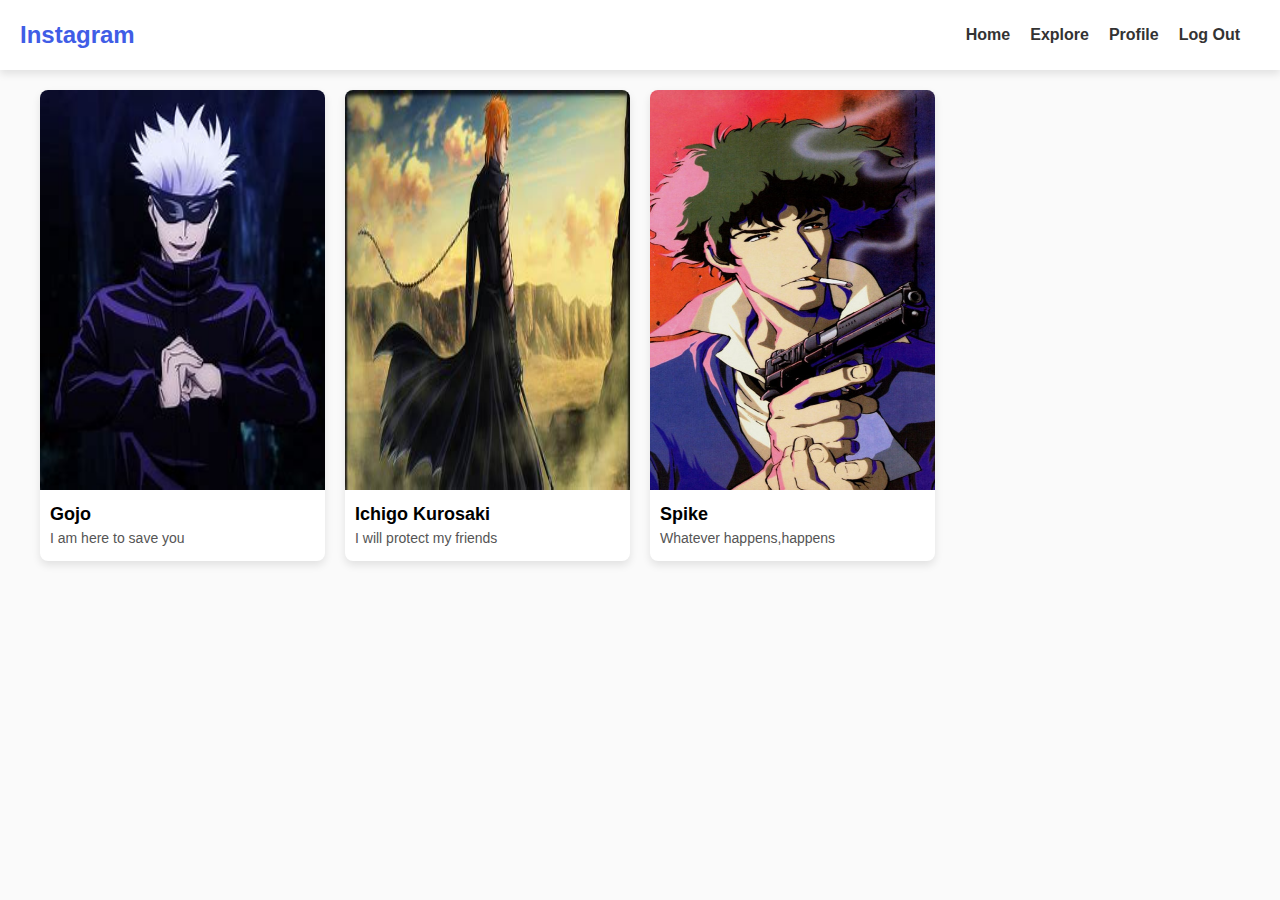
<file: explore.html>
<!DOCTYPE html>
<html lang="en">
<head>
    <meta charset="UTF-8">
    <meta name="viewport" content="width=device-width, initial-scale=1.0">
    <title>Instagram Explore</title>
    <!-- Include the CSS file for styling -->
    <link rel="stylesheet" href="explore-styles.css">
    <!-- Include the redirection script -->
    <script src="redirect.js" defer></script>
</head>
<body>
    <header>
        <div class="logo">Instagram</div>
        <nav>
            <ul>
                <li><a href="./home.html">Home</a></li>
                <li><a href="./explore.html">Explore</a></li>
                <li><a href="./profile.html">Profile</a></li>
                <li><a href="#" onclick="logout()">Log Out</a></li>
            </ul>
        </nav>
    </header>

    <main>
        <!-- Explore content -->
        <div class="explore-content">
            <!-- Example post container -->
            <div class="post">
                <img src="./img/gojo.jpeg" alt="Explore Image">
                <div class="post-info">
                    <h3>Gojo</h3>
                    <p>I am here to save you</p>
                </div>
            </div>

            <!-- Add more explore content as needed -->

            <div class="post">
                <img src="./img/ichigo.jpeg" alt="Explore Image">
                <div class="post-info">
                    <h3>Ichigo Kurosaki</h3>
                    <p>I will protect my friends</p>
                </div>
            </div>

            <div class="post">
                <img src="./img/spike.jpeg" alt="Explore Image">
                <div class="post-info">
                    <h3>Spike</h3>
                    <p>Whatever happens,happens</p>
                </div>
            </div>
        </div>
    </main>
</body>
</html>
</file>
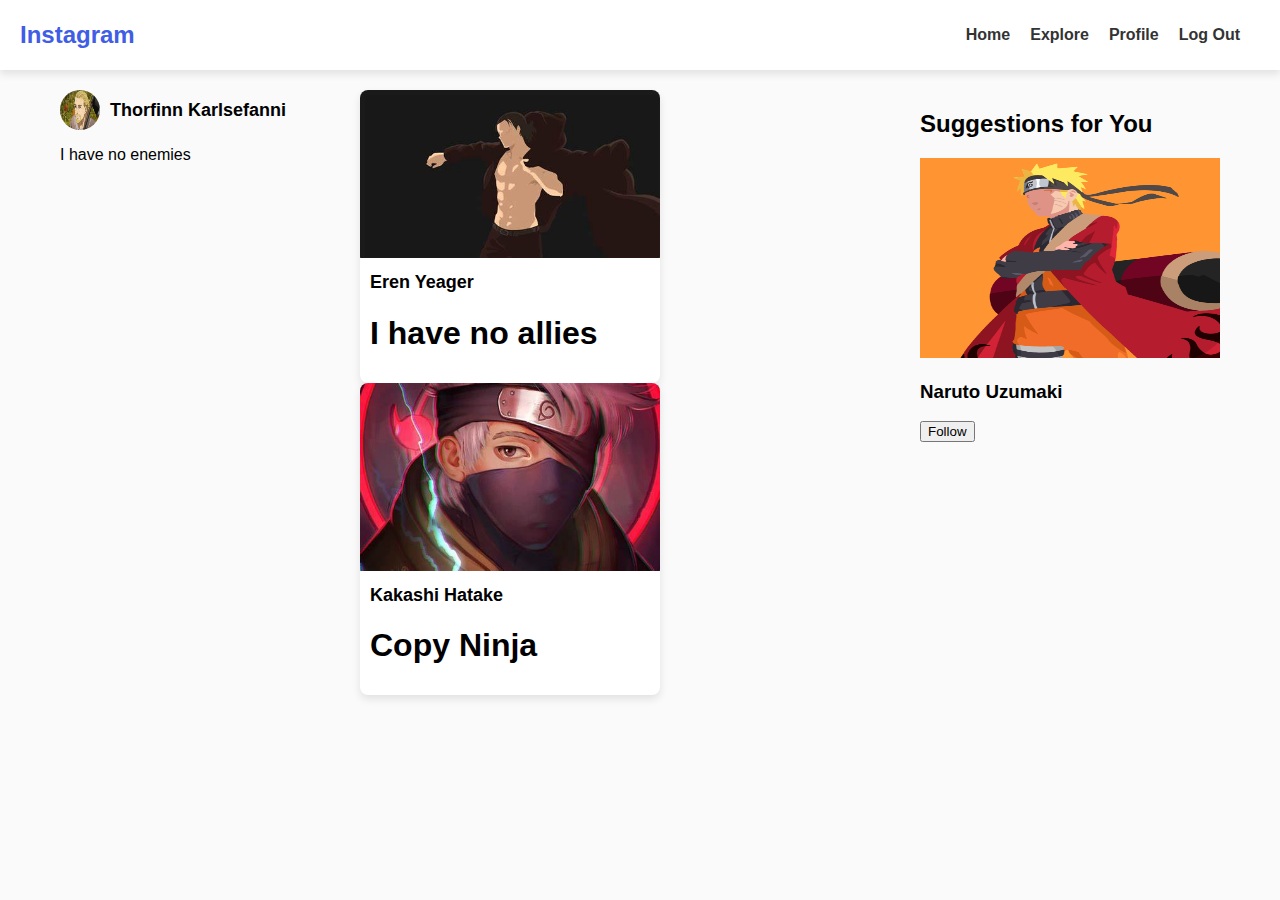
<file: home.html>
<!DOCTYPE html>
<html lang="en">
<head>
    <meta charset="UTF-8">
    <meta name="viewport" content="width=device-width, initial-scale=1.0">
    <title>Instagram Home</title>
    <!-- Include the CSS file for styling -->
    <link rel="stylesheet" href="home-styles.css">
    <!-- Include the redirection script -->
    <script src="redirect.js" defer></script>
</head>
<body>
    <header>
        <div class="logo">Instagram</div>
        <nav>
            <ul>
                <li><a href="./home.html">Home</a></li>
                <li><a href="./explore.html">Explore</a></li>
                <li><a href="./profile.html">Profile</a></li>
                <li><a href="#" onclick="logout()">Log Out</a></li>
            </ul>
        </nav>
    </header>

    <div class="main-container">
        <div class="sidebar-left">
            <!-- User account details -->
            <div class="user-details">
                <img src="./img/thorfinn-7.jpeg" alt="Profile Image">
                <h3>Thorfinn Karlsefanni</h3>
            </div>
            <p>I have no enemies</p>
        </div>

        <main>
            <!-- User feed -->
            <div class="user-feed">
                <!-- Example post container -->
                <div class="post">
                    <img src="./img/eren.jpeg" alt="Post Image">
                    <div class="post-info">
                        <h3>Eren Yeager</h3>
                        <h1>I have no allies</h1>
                    </div>
                </div>

                <!-- Add more posts as needed -->

            </div>

            <div class="post">
                <img src="./img/kakashi.jpeg" alt="Post Image">
                <div class="post-info">
                    <h3>Kakashi Hatake</h3>
                    <h1>Copy Ninja</h1>
                </div>
            </div>
        </main>

        <div class="sidebar-right">
            <!-- Suggestions for the user -->
            <div class="suggestions">
                <h2>Suggestions for You</h2>
                <!-- Example suggestion -->
                <div class="suggestion">
                    <img src="./img/naruto.jpg" alt="Suggested User Image" width="300px" height="200px">
                    <div class="suggestion-info">
                        <h3>Naruto Uzumaki</h3>
                        <button>Follow</button>
                    </div>
                </div>

                <!-- Add more suggestions as needed -->
            </div>
        </div>
    </div>
</body>
</html>
</file>
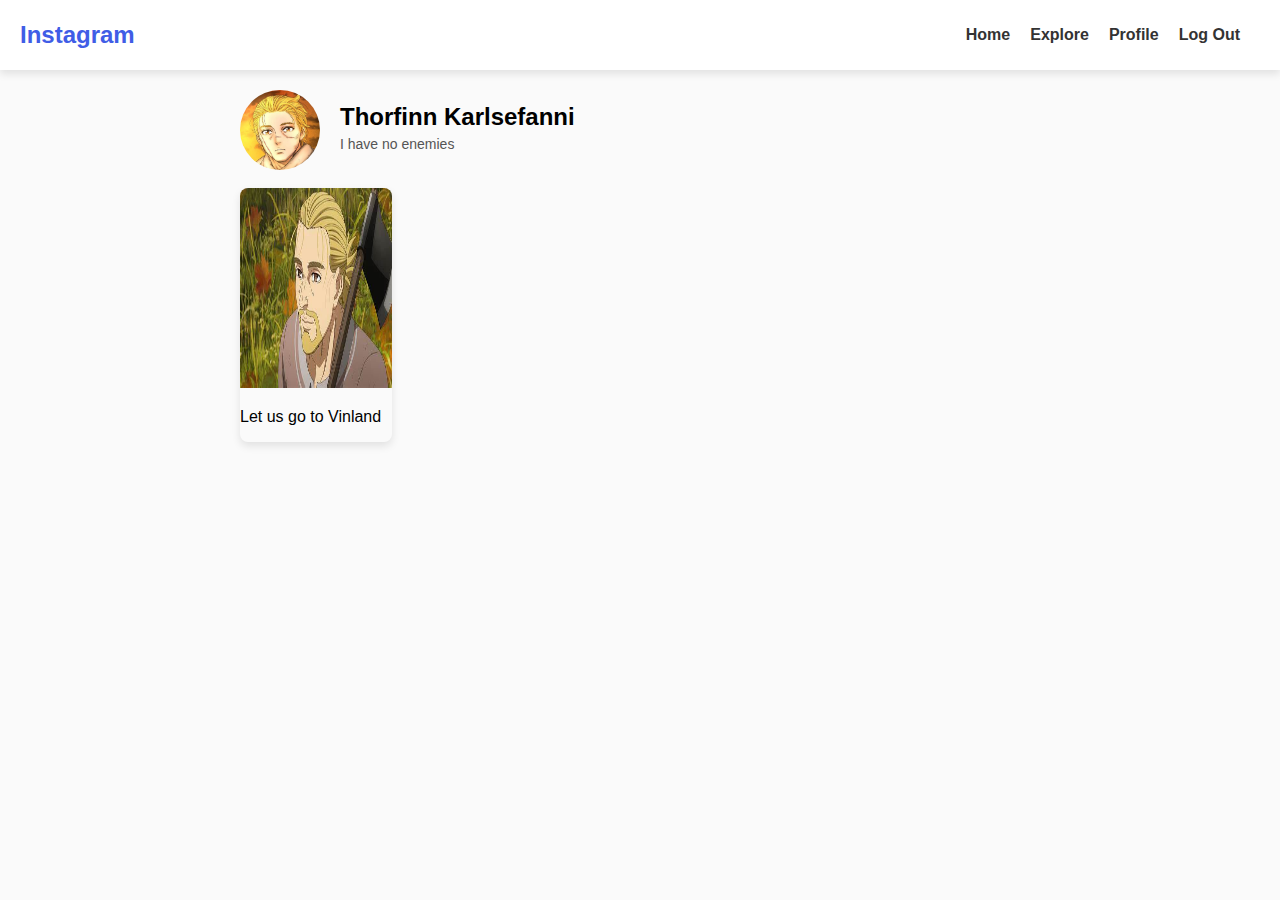
<file: profile.html>
<!DOCTYPE html>
<html lang="en">
<head>
    <meta charset="UTF-8">
    <meta name="viewport" content="width=device-width, initial-scale=1.0">
    <title>Instagram Profile</title>
    <!-- Include the CSS file for styling -->
    <link rel="stylesheet" href="profile-styles.css">
    <!-- Include the redirection script -->
    <script src="redirect.js" defer></script>
</head>
<body>
    <header>
        <div class="logo">Instagram</div>
        <nav>
            <ul>
                <li><a href="home.html">Home</a></li>
                <li><a href="./explore.html">Explore</a></li>
                <li><a href="./profile.html">Profile</a></li>
                <li><a href="#" onclick="logout()">Log Out</a></li>
            </ul>
        </nav>
    </header>

    <main>
        <!-- User profile information -->
        <div class="profile-info">
            <img src="./img/thorfinn-6.jpeg" alt="Profile Image">
            <div class="user-details">
                <h1>Thorfinn Karlsefanni</h1>
                <p>I have no enemies</p>
            </div>
        </div>
        <br>
        <!-- User's posts -->
        <div class="user-posts">
            <!-- Example post container -->
            <div class="post">
                <img src="./img/thorfinn-7.jpeg" alt="Post Image">
                <p>Let us go to Vinland</p>
            </div>

            <!-- Add more posts as needed -->
        </div>
    </main>
</body>
</html>
</file>
<file: explore-styles.css>
/* Apply styles to the body */
body {
    font-family: 'Arial', sans-serif;
    margin: 0;
    padding: 0;
    background-color: #fafafa; /* Light gray background color */
}

/* Style the header */
header {
    background-color: #fff;
    box-shadow: 0 4px 8px rgba(0, 0, 0, 0.1);
    padding: 10px 20px;
    display: flex;
    justify-content: space-between;
    align-items: center;
}

/* Style the Instagram logo */
.logo {
    font-size: 24px;
    font-weight: bold;
    color: #405de6; /* Instagram blue color */
}

/* Style the navigation menu */
nav ul {
    list-style: none;
    display: flex;
}

nav ul li {
    margin-right: 20px;
}

nav a {
    text-decoration: none;
    color: #333;
    font-weight: bold;
    font-size: 16px;
    transition: color 0.3s;
}

/* Change link color on hover */
nav a:hover {
    color: #405de6; /* Instagram blue color */
}

/* Style the main content area */
main {
    max-width: 1200px;
    margin: 20px auto;
    padding: 0 20px;
}

/* Style the explore content */
.explore-content {
    display: grid;
    grid-template-columns: repeat(auto-fill, minmax(250px, 1fr));
    gap: 20px;
}

/* Style the post container */
.post {
    background-color: #fff;
    box-shadow: 0 4px 8px rgba(0, 0, 0, 0.1);
    border-radius: 8px;
    overflow: hidden;
}

/* Style the post image */
.post img {
    width: 100%;
    height: 400px;
}

/* Style the post information */
.post-info {
    padding: 10px;
}

.post-info h3 {
    margin: 0;
    font-size: 18px;
}

.post-info p {
    margin: 5px 0;
    font-size: 14px;
    color: #555;
}
</file>
<file: home-styles.css>
/* Apply styles to the body */
body {
    font-family: 'Arial', sans-serif;
    margin: 0;
    padding: 0;
    background-color: #fafafa; /* Light gray background color */
}

/* Style the header */
header {
    background-color: #fff;
    box-shadow: 0 4px 8px rgba(0, 0, 0, 0.1);
    padding: 10px 20px;
    display: flex;
    justify-content: space-between;
    align-items: center;
}

/* Style the Instagram logo */
.logo {
    font-size: 24px;
    font-weight: bold;
    color: #405de6; /* Instagram blue color */
}

/* Style the navigation menu */
nav ul {
    list-style: none;
    display: flex;
}

nav ul li {
    margin-right: 20px;
}

nav a {
    text-decoration: none;
    color: #333;
    font-weight: bold;
    font-size: 16px;
    transition: color 0.3s;
}

/* Change link color on hover */
nav a:hover {
    color: #405de6; /* Instagram blue color */
}

/* Style the main container */
.main-container {
    display: flex;
    max-width: 1200px;
    margin: 20px auto;
}

/* Style the left sidebar */
.sidebar-left {
    flex: 1;
    padding: 0 20px;
}

/* Style the user account details */
.user-details {
    display: flex;
    align-items: center;
}

.user-details img {
    width: 40px;
    height: 40px;
    border-radius: 50%;
    margin-right: 10px;
}

.user-details h3 {
    margin: 0;
    font-size: 18px;
}

/* Style the main content area */
main {
    flex: 2;
    padding: 0 20px;
}

/* Style the user feed */
.user-feed {
    display: grid;
    grid-template-columns: repeat(auto-fill, minmax(250px, 1fr));
    gap: 20px;
}

/* Style the post container */
.post {
    background-color: #fff;
    box-shadow: 0 4px 8px rgba(0, 0, 0, 0.1);
    border-radius: 8px;
    overflow: hidden;
    width: 300px;
    height: auto;
}

/* Style the post image */
.post img {
    width: 300px;
    height: auto;
}

/* Style the post information */
.post-info {
    padding: 10px;
}

.post-info h3 {
    margin: 0;
    font-size: 18px;
}

.post-info p {
    margin: 5px 0;
    font-size: 14px;
    color: #555;
}

/* Style the right sidebar */
.sidebar-right {
    flex: 1;
    padding: 0 20px;
}

/* Style the suggestions */
.suggestions {
    margin-top: 20
</file>
<file: profile-styles.css>
/* Apply styles to the body */
body {
    font-family: 'Arial', sans-serif;
    margin: 0;
    padding: 0;
    background-color: #fafafa; /* Light gray background color */
}

/* Style the header */
header {
    background-color: #fff;
    box-shadow: 0 4px 8px rgba(0, 0, 0, 0.1);
    padding: 10px 20px;
    display: flex;
    justify-content: space-between;
    align-items: center;
}

/* Style the Instagram logo */
.logo {
    font-size: 24px;
    font-weight: bold;
    color: #405de6; /* Instagram blue color */
}

/* Style the navigation menu */
nav ul {
    list-style: none;
    display: flex;
}

nav ul li {
    margin-right: 20px;
}

nav a {
    text-decoration: none;
    color: #333;
    font-weight: bold;
    font-size: 16px;
    transition: color 0.3s;
}

/* Change link color on hover */
nav a:hover {
    color: #405de6; /* Instagram blue color */
}

/* Style the main content area */
main {
    max-width: 800px;
    margin: 20px auto;
    padding: 0 20px;
}

/* Style the profile information */
.profile-info {
    display: flex;
    align-items: center;
}

.profile-info img {
    width: 80px;
    height: 80px;
    border-radius: 50%;
    margin-right: 20px;
}

.user-details {
    flex: 1;
}

.user-details h1 {
    margin: 0;
    font-size: 24px;
}

.user-details p {
    margin: 5px 0;
    font-size: 14px;
    color: #555;
}

/* Style the user's posts */
.user-posts {
    display: grid;
    grid-template-columns: repeat(auto-fill, minmax(150px, 1fr));
    gap: 10px;
}

/* Style the post container */
.post {
    overflow: hidden;
    border-radius: 8px;
    box-shadow: 0 4px 8px rgba(0, 0, 0, 0.1);
}

/* Style the post image */
.post img {
    width: 100%;
    height: 200px;
}
</file>
